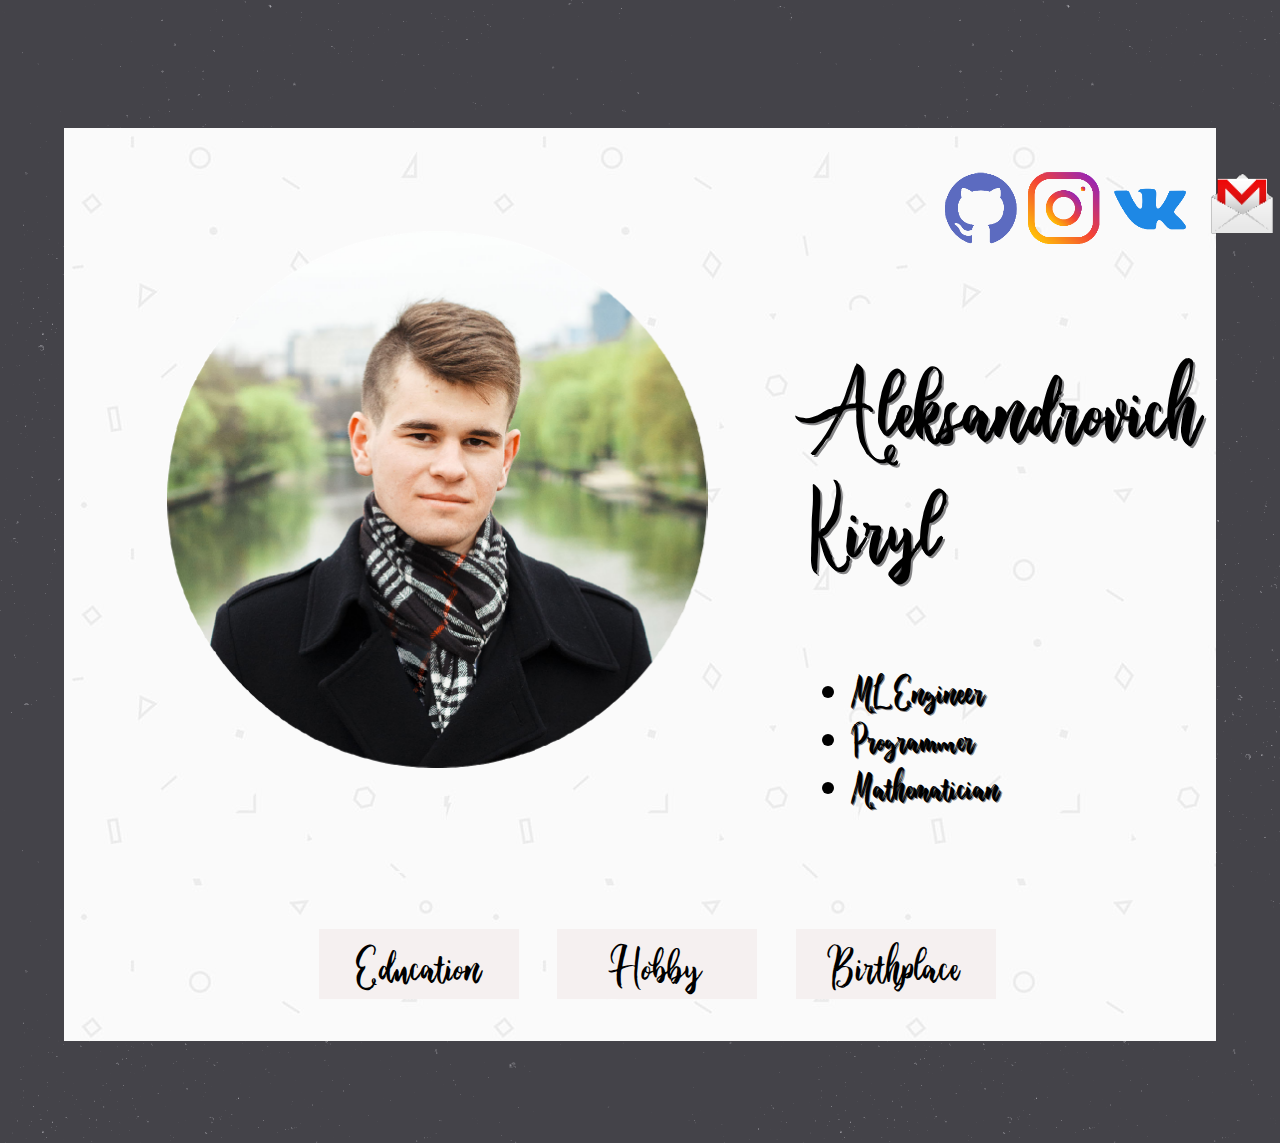
<file: src/main/angular/indexpage/index.html>
<html lang="ru">
<head>
<title>Aleksandrovich K.</title>
<link href="styles/styles.css" rel="stylesheet">
<script src="scripts/common.js"></script>
</head>

<body>

<div class="info">
<table>
	<tr>
		<td class="bw" align="center">
			<img src="styles/images/photo03_medium.png" align="left" hspace="100" vspace="100" alt="avatar" border="0px">
		</td>
		<td class="socials">
				<img src="styles/images/contacts_social3.png" hspace="30%" alt="contacts" usemap="#Socials">
		
				<p><map name="Socials">
				<area shape="circle" coords="38,33,40" href="https://github.com/AleksandrovichK/" alt="GitHub">
				<area shape="circle" coords="122,34,40" href="https://www.instagram.com/aleksandrovich__k/" alt="Instagram">
				<area shape="circle" coords="210,40,40" href="https://vk.com/aleksandrovich.kirill" alt="VK">
  				<area shape="circle" coords="299,35,40" href="mailto:alexandrovich.ki@gmail.com" alt="YouTube">
  				<area shape="circle" coords="392,36,40" href="skype:alexandrovich.ki@gmail.com?call" alt="Skype">
  				</map></p>
			
			<p class="font_big">Aleksandrovich Kiryl</p>
			<ul> <!-- Неупорядоченный список -->
			 <li class="font_small">ML Engineer</li>
			 <li class="font_small">Programmer</li>
			 <li class="font_small">Mathematician</li>
			</ul>
		</td> <!-- Все отступы внутри ячеек (padding), как например в education.html вынесены в каскадные таблицы стилей -->
	</tr>
	<tr> <!-- Пустая(ые) ячейка-->
		<td background="styles/images/geometry.jpg">  <!-- Изображение как фон ячейки -->
		</td>
		<td>
		</td>
	</tr>
</table>

<div class="menu">
    <div class="buttonpanel">
             <button class="btn btn2" onClick="toPage('pages/education.html')">Education</button>
             <button class="btn btn2" onClick="toPage('pages/hobby.html')">Hobby</button>
             <button class="btn btn2" onClick="toPage('pages/birthplace.html')">Birthplace</button>
    </div>
</div>

</div>
</body>
</html>
</file>
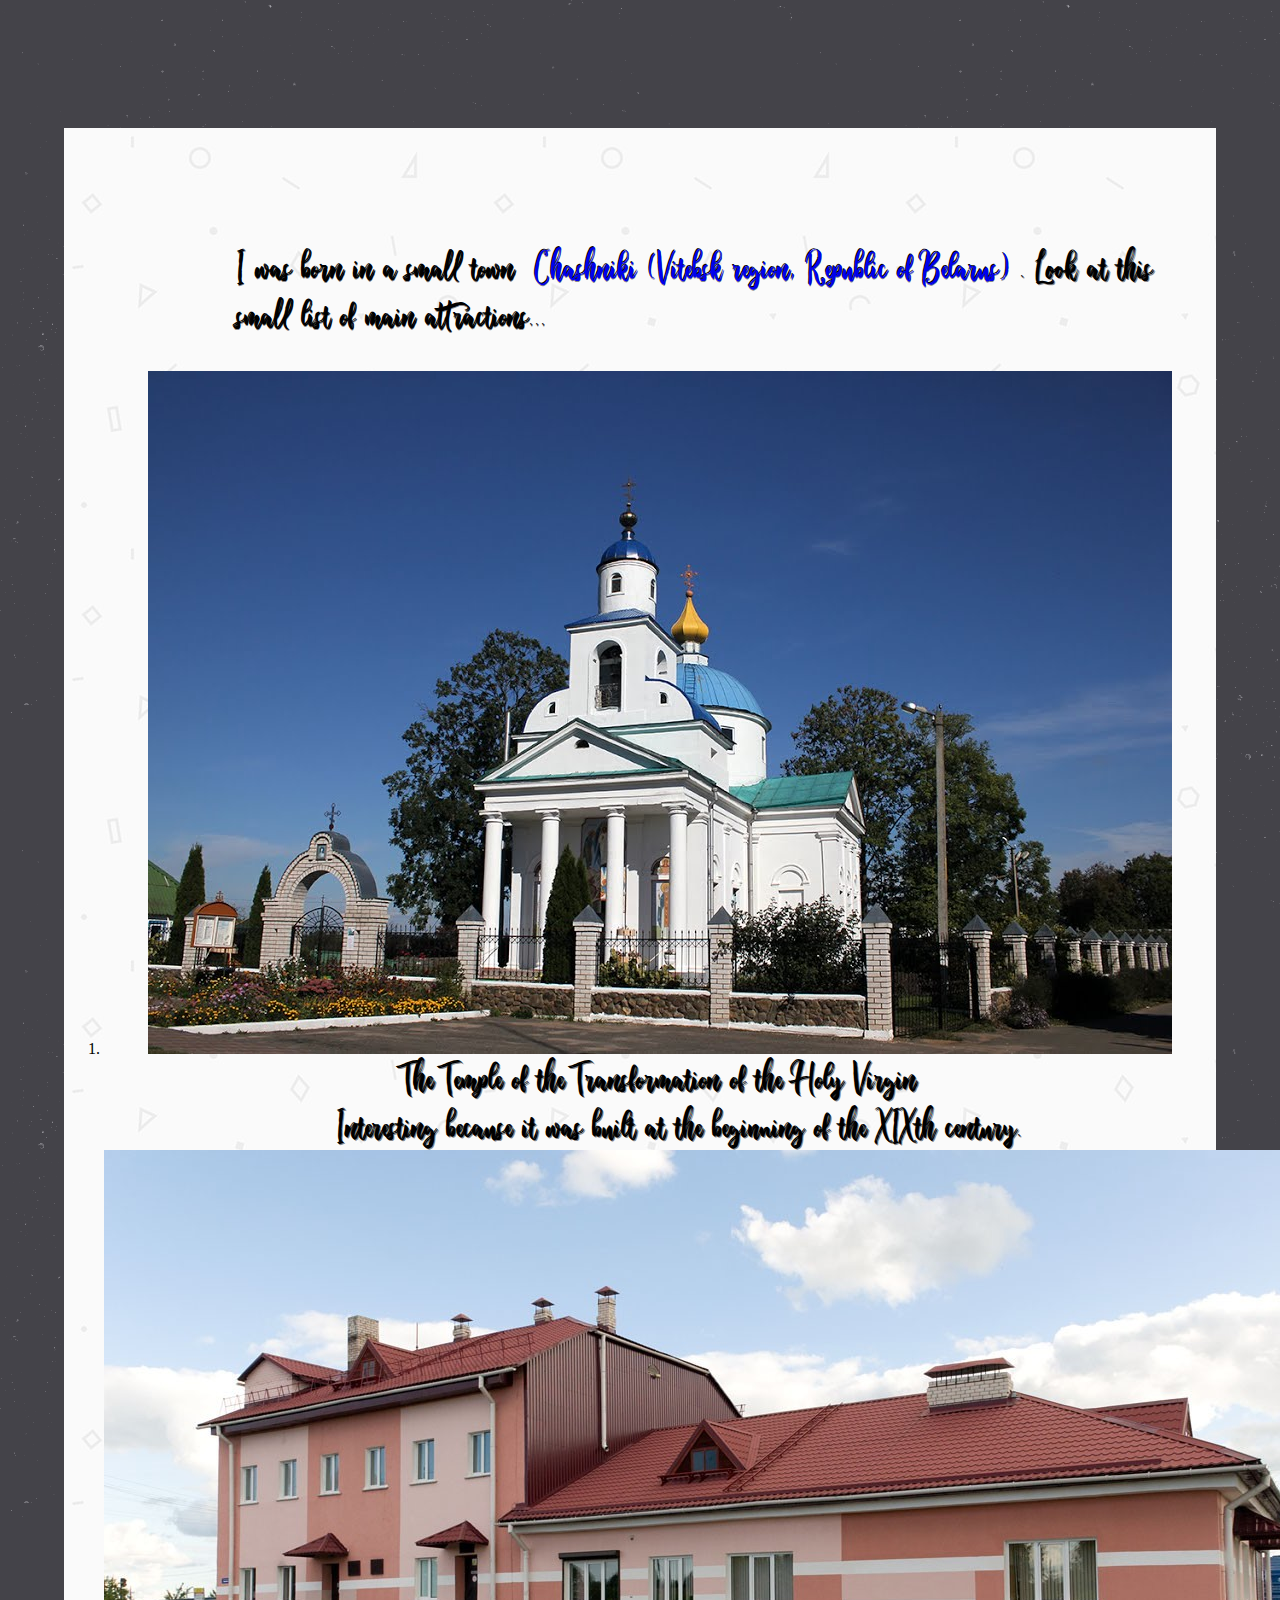
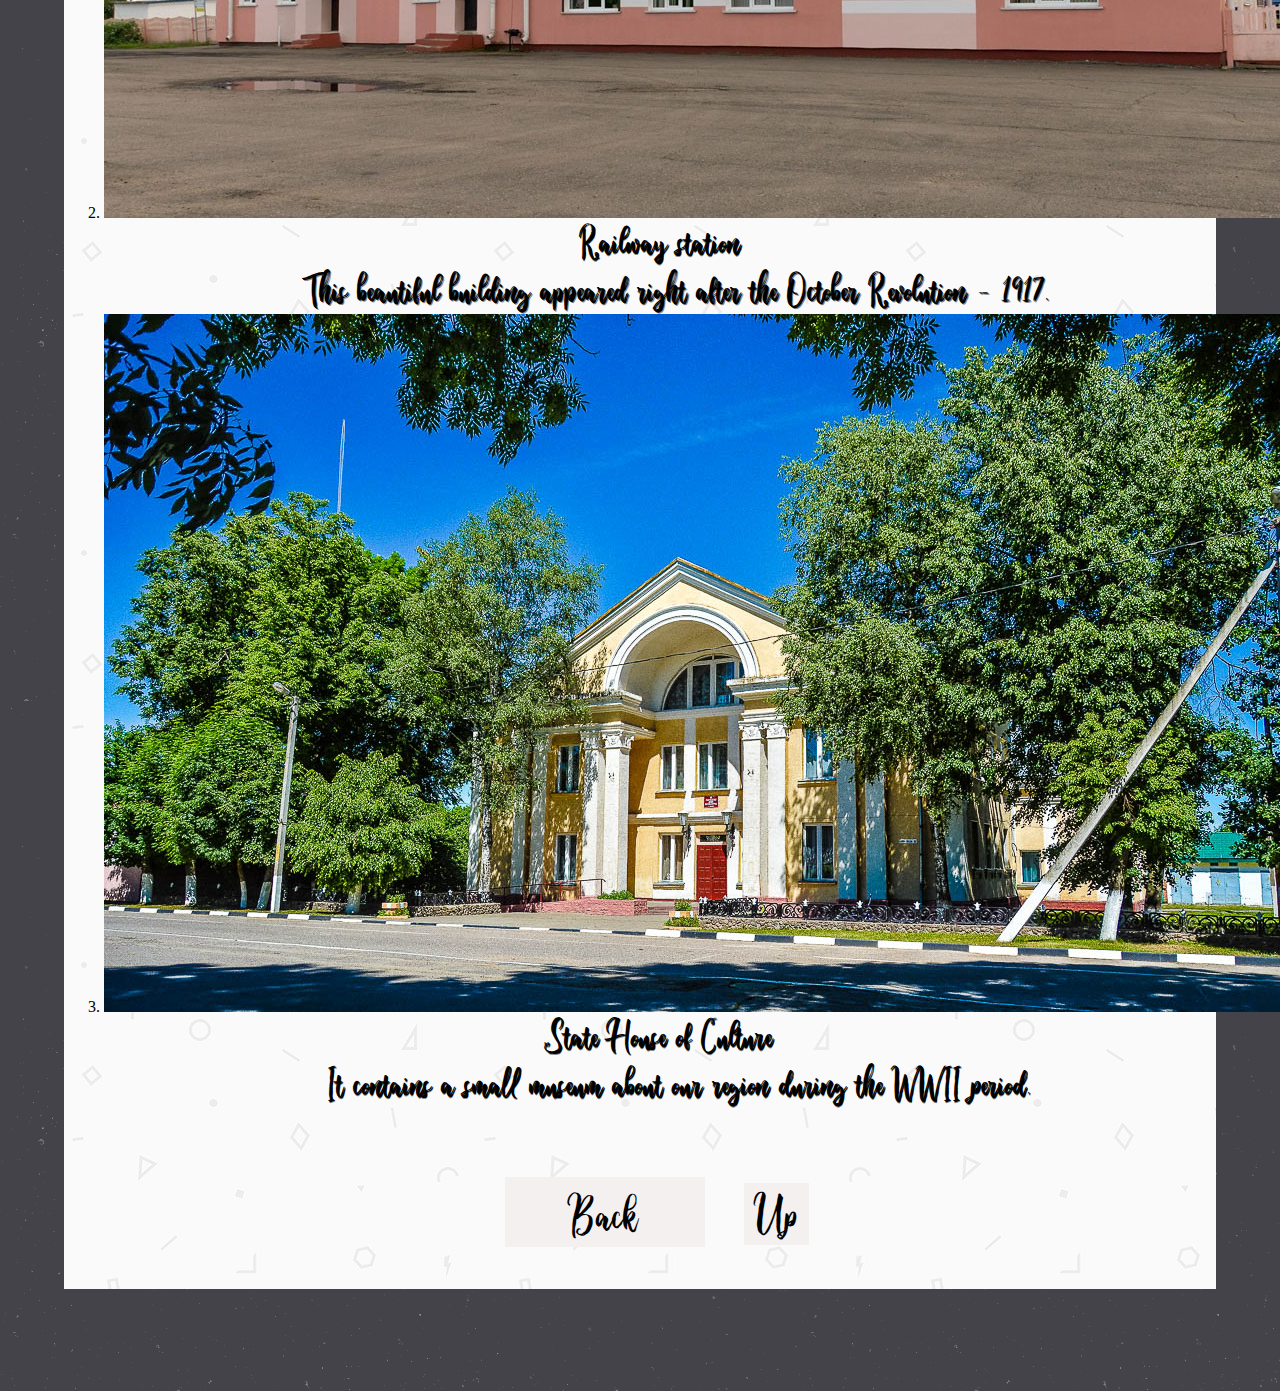
<file: src/main/angular/indexpage/pages/birthplace.html>
<html lang="ru">
<head>
<title>Birthplace</title>
<link href="../styles/styles.css" rel="stylesheet">
<script src="../scripts/common.js"></script>
</head>

<body>

<div class="info">
<p class="font_small table_row">I was born in a small town <a class="link" href="https://ru.wikipedia.org/wiki/%D0%A7%D0%B0%D1%88%D0%BD%D0%B8%D0%BA%D0%B8" target = "_blank">Chashniki (Vitebsk region, Republic of Belarus)</a>. Look at this small list of main attractions... </p>
<ol>
  
  <li align="center"><img src="../styles/images/chashniki1.jpg" alt="image1">
	<dl class="font_small">
		<dt>The Temple of the Transformation of the Holy Virgin</dt>
		<dd>Interesting because it was built at the beginning of the XIXth century.</dd>
	</dl>
  </li>
 
  <li align="center"><img src="../styles/images/chashniki2.jpg" alt="image2">
	<dl class="font_small">
		<dt>Railway station</dt>
		<dd>This beautiful building appeared right after the October Revolution - 1917.</dd>
	</dl>
  </li>
 
 <li align="center"><img src="../styles/images/chashniki3.jpg" alt="image3">
	<dl class="font_small">
		<dt>State House of Culture</dt>
		<dd>It contains a small museum about our region during the WWII period.</dd>
	</dl>
  </li>
  
</ol>
<div class="menu">
    <div class="buttonpanel">
             <button class="btn btn2" onClick="toPage('../index.html')">Back</button>
			 <a class="btn btn2 link" href="#top">Up</a>
    </div>
</div>

</div>
</body>

</html>
</file>
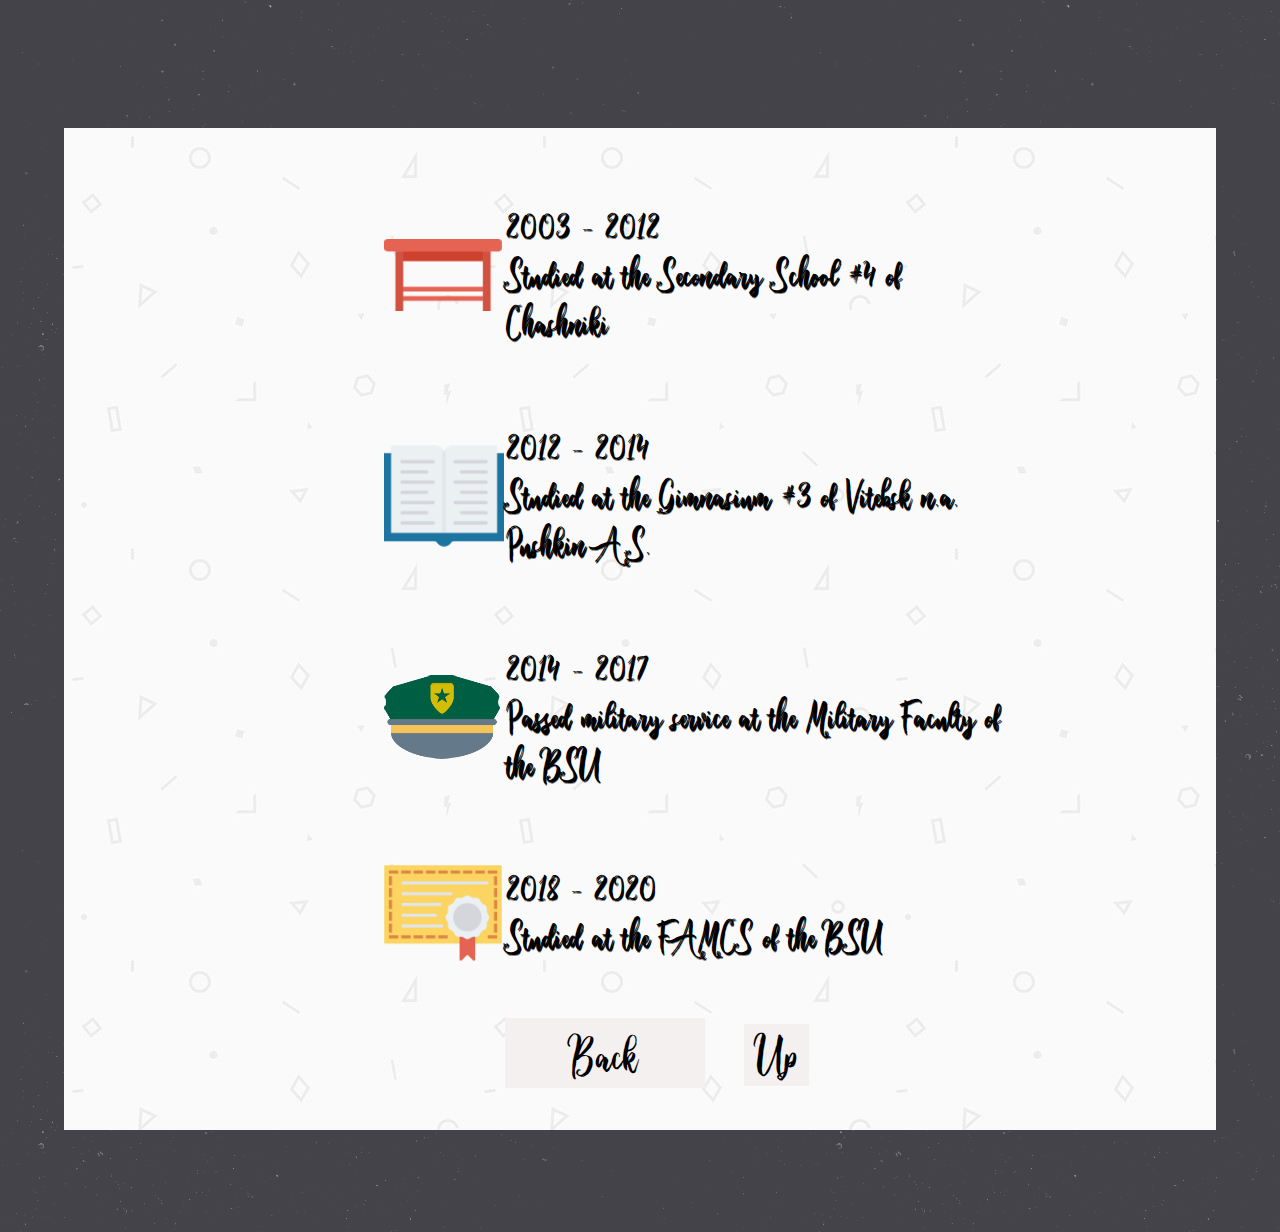
<file: src/main/angular/indexpage/pages/education.html>
<html lang="ru">
<head>
<title>Education</title>
<link href="../styles/styles.css" rel="stylesheet">
<script src="../scripts/common.js"></script>
</head>

<body>

<div class="info">
<table class="aligned_table" align="center">
	<tr>
		<td class="table_row">
			<img src="../styles/images/1-sc.png" align="center">
		</td>
		<td class="table_row">
			<p class="font_small">2003 - 2012<br>Studied at the Secondary School #4 of Chashniki</p>
		</td>
	</tr>
	
	<tr>
		<td class="table_row">
			<img src="../styles/images/2-sc.png" align="center">
		</td >
		<td class="table_row">
			<p class="font_small">2012 - 2014<br>Studied at the Gimnasium #3 of Vitebsk n.a. Pushkin A.S.</p>
		</td>
	</tr>
	
	<tr>
		<td class="table_row">
			<img src="../styles/images/3-mil.png" align="center">
		</td>
		<td class="table_row">
			<p class="font_small">2014 - 2017<br>Passed military service at the Military Faculty of the BSU</p>
		</td>
	</tr>
	
	<tr>
		<td class="table_row">
			<img src="../styles/images/4-univer.png" align="center">
		</td>
		<td class="table_row">
			<p class="font_small">2018 - 2020<br>Studied at the FAMCS of the BSU</p>
		</td>
	</tr>
</table>
<div class="menu">
    <div class="buttonpanel">
             <button class="btn btn2" onClick="toPage('../index.html')">Back</button>
			  <a class="btn btn2 link" href="#top">Up</a>
    </div>
</div>

</div>
</body>

</html>
</file>
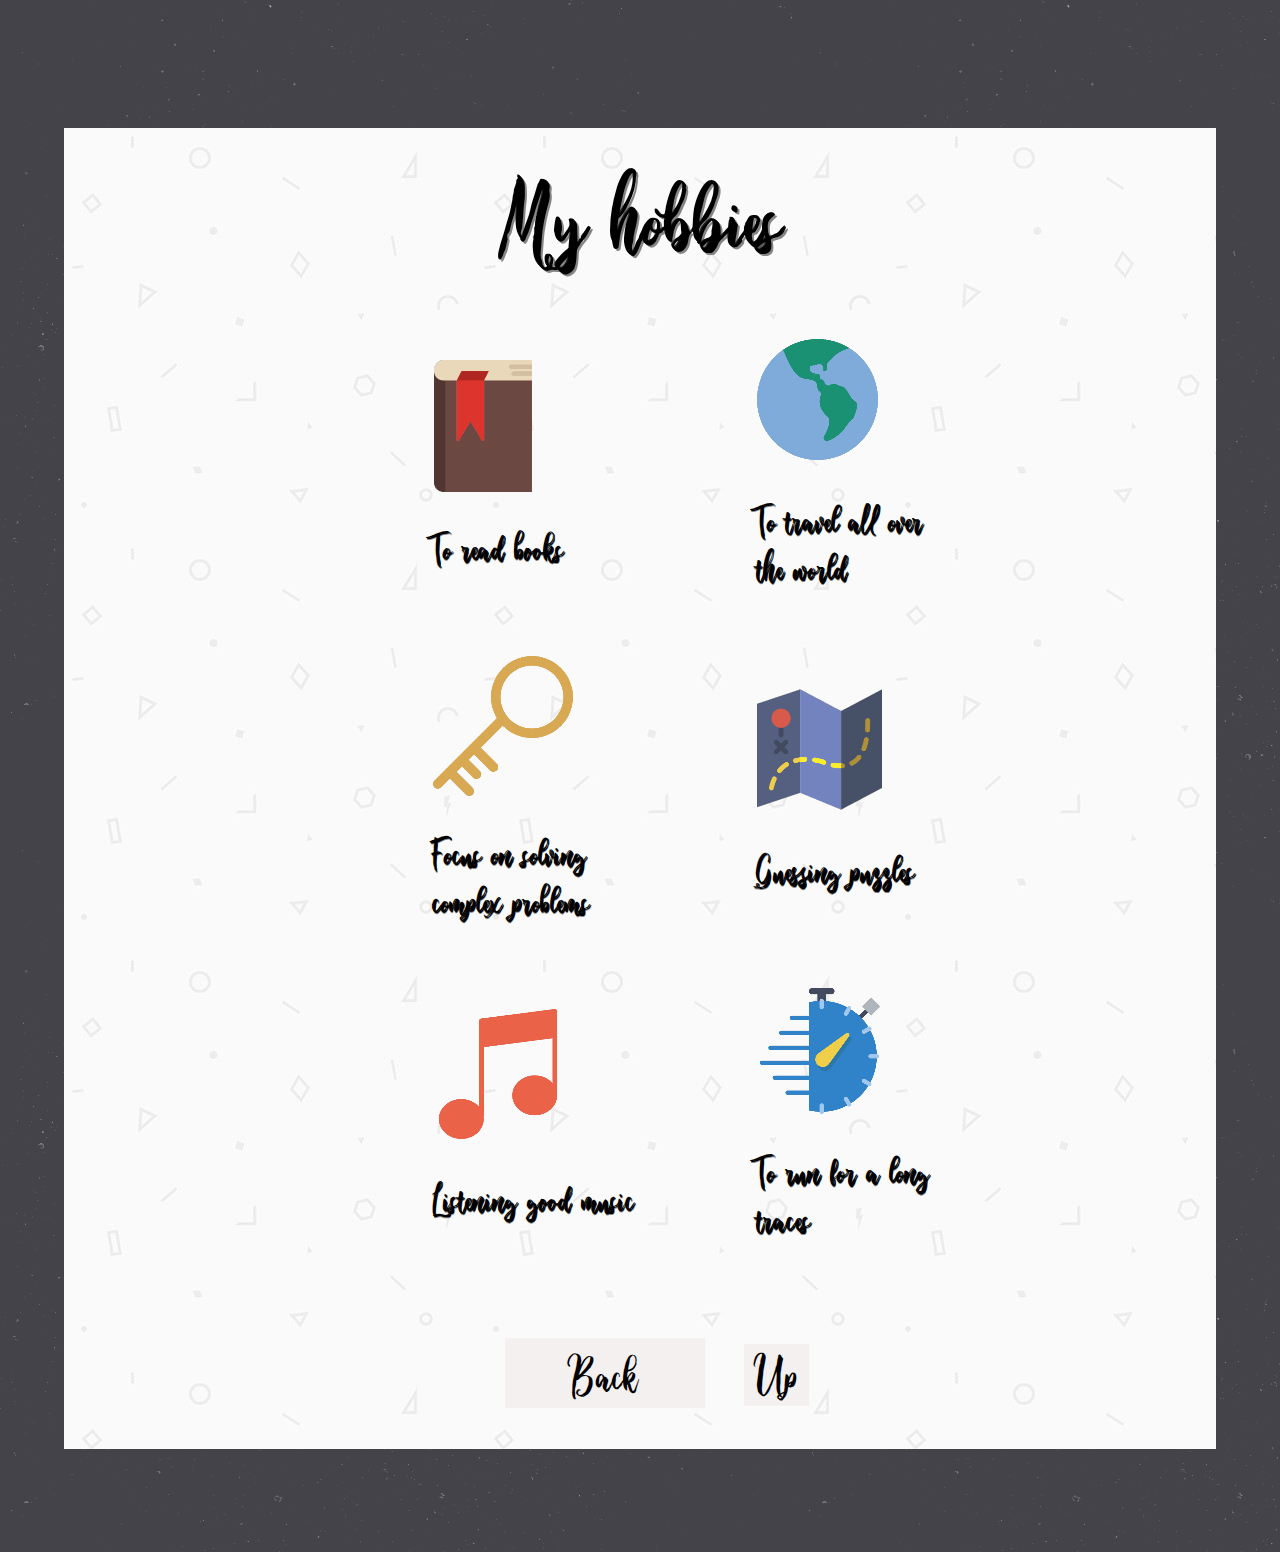
<file: src/main/angular/indexpage/pages/hobby.html>
<html lang="ru">
<head>
<title>Hobby</title>
<link href="../styles/styles.css" rel="stylesheet">
<script src="../scripts/common.js"></script>
</head>

<body>

<div class="info">
<table align="center">
	<tr>
		<td class="table_row">
			<img src="../styles/images/5-read.png" align="center">
			<p class="font_small">To read books</p>
		</td>
		<td class="table_row">
			<img src="../styles/images/6-travel.png" align="center">
			<p class="font_small">To travel all over the world</p>
		</td>
	</tr>
	
	<tr>
		<td class="table_row">
			<img src="../styles/images/7-hardtasks.png" align="center">
			<p class="font_small">Focus on solving complex problems<p>
		</td >
		<td class="table_row">
			<img src="../styles/images/8-puzzles.png" align="center">
			<p class="font_small">Guessing puzzles<p>	
		</td>
	</tr>
	
	<tr>
		<td class="table_row">
			<img src="../styles/images/9-listen.png" align="center">
			<p class="font_small">Listening good music<p>	
		</td>
		<td class="table_row">
			<img src="../styles/images/10-run.png" align="center">
			<p class="font_small">To run for a long traces<p>	
		</td>
	</tr>
	<caption class="font_big">My hobbies</caption>
</table>
<br>
<br>
<div class="menu">
    <div class="buttonpanel">
             <button class="btn btn2" onClick="toPage('../index.html')">Back</button>
			  <a class="btn btn2 link" href="#top">Up</a>
    </div>
</div>

</div>
</body>

</html>
</file>
<file: src/main/angular/indexpage/styles/styles.css>
html,div{
	margin: 0;
	padding: 0;
	border: 0;
}

@font-face {
    font-family: 'MyWebFont';
    src: url('fonts/Ballada.ttf');
    font-style: normal;
}

.font_big {
	padding-top: 5%;
    font-family: "MyWebFont", serif;
	font-size: 5em;
	text-shadow: 2px 2px 0 #3d3d409e, -1px -1px 0 black
}

.font_small {
    font-family: "MyWebFont", serif;
	font-size: 2em;
	text-shadow: 0.5px 1px 0 #3d3d409e, -1px -1px 0 black
}

body{
margin: 0;
padding: 0;
border: 0;

vertical-align:baseline;
background: url(images/stardust.png) repeat;
}

.info{
 background: url(images/geometry.jpg); 
 margin-top: 10%;
 margin-left: 5%;
 margin-right: 5%;
 margin-bottom: 8%;
}

.menu{
    margin-top: 1px;
    padding-top: 2%;
    padding-bottom: 1%;
    text-align:center;

    background-size: 100% 100%;
    background-repeat: no-repeat;
}
.buttonpanel {
    overflow: auto;
}

.table_row{
	padding-top: 10%;
	padding-left: 15%;
}
 .link{
	 padding-left: 1%;
	 padding-right: 1%;
	 text-decoration: none; /* Отменяем подчеркивание у ссылки */
 }

.btn{
	width: 200px;
	height: 70px;
	line-height:70px;
	text-align:center;
	margin:30px auto;
	position:relative;
	background:  #f5f0f0;
	cursor:pointer;
	color:#000000;
	
	font-family: "MyWebFont", serif;
	font-size: 2.5em;
}

.btn2{    margin-left: 3%; border: solid 1px; border-color: transparent; }
.btn2:hover{border-color:#caa;  animation: play3 .8s linear; }
.btn2:after, .btn2:before{content:''; left: 50%; right: 50%; position:absolute;  margin:auto;}
.btn2:hover:after, .btn2:hover:before{border: solid; border-color:#caa; animation: play2 .8s linear;  }

.btn2:hover:after{top:-1px; border-width: 1px 1px 0 1px ;}
.btn2:hover:before{bottom:-1px; border-width:0 1px 1px  1px ;}

@keyframes play2{
    0%{  height:0%;}
    70%{ height:0%; left: -1px; right: -1px;}
    100%{height:50%; left: -1px; right: -1px;}
}
@keyframes play3 {
    0%{ border-color: transparent;}
  100%{ border-color: transparent;}
}

.bw {
  -webkit-transition: all 1s ease;
     -moz-transition: all 1s ease;
       -o-transition: all 1s ease;
      -ms-transition: all 1s ease;
          transition: all 1s ease;
}
 
.bw:hover {
  -webkit-filter: grayscale(100%);
}


.container {
  position: relative;
  display: inline-block;
  padding: 10px;
}
.container:before {
  position: absolute;
  left: 0;
  top: 0;
  width: 0;
  height: 100%;
  background: #7500D8;
  z-index: -1;
  content: '';
}
.container:hover::before {
  animation: bg-animation 0.6s 1;
  animation-fill-mode: forwards;
}

@keyframes bg-animation {
  0% {
    width: 10%;
  }
  100% {
    width: 100%;
  }
}

.tilt {
	
	
  -webkit-transition: all 0.5s ease;
     -moz-transition: all 0.5s ease;
       -o-transition: all 0.5s ease;
      -ms-transition: all 0.5s ease;
          transition: all 0.5s ease;
}
 
.tilt:hover {
  -webkit-transform: rotate(-10deg);
     -moz-transform: rotate(-10deg);
       -o-transform: rotate(-10deg);
      -ms-transform: rotate(-10deg);
          transform: rotate(-10deg);
}
</file>
